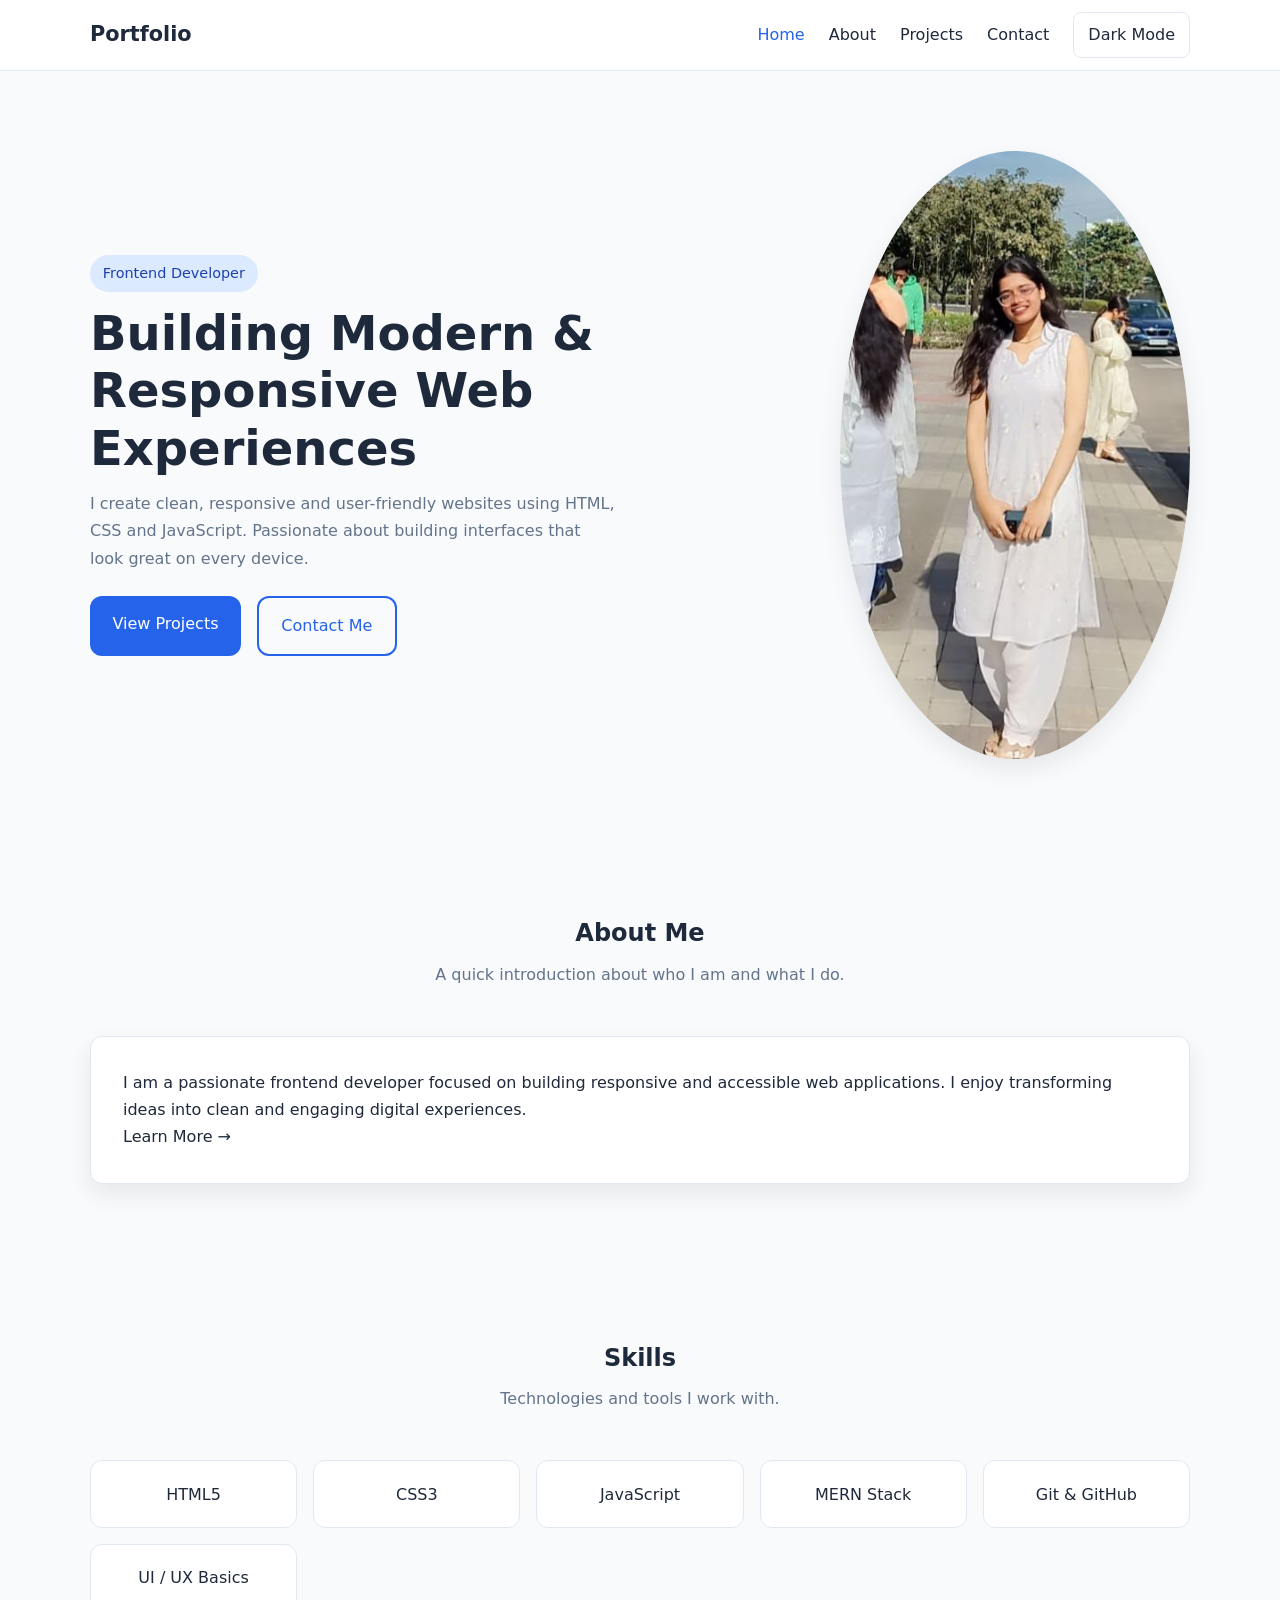
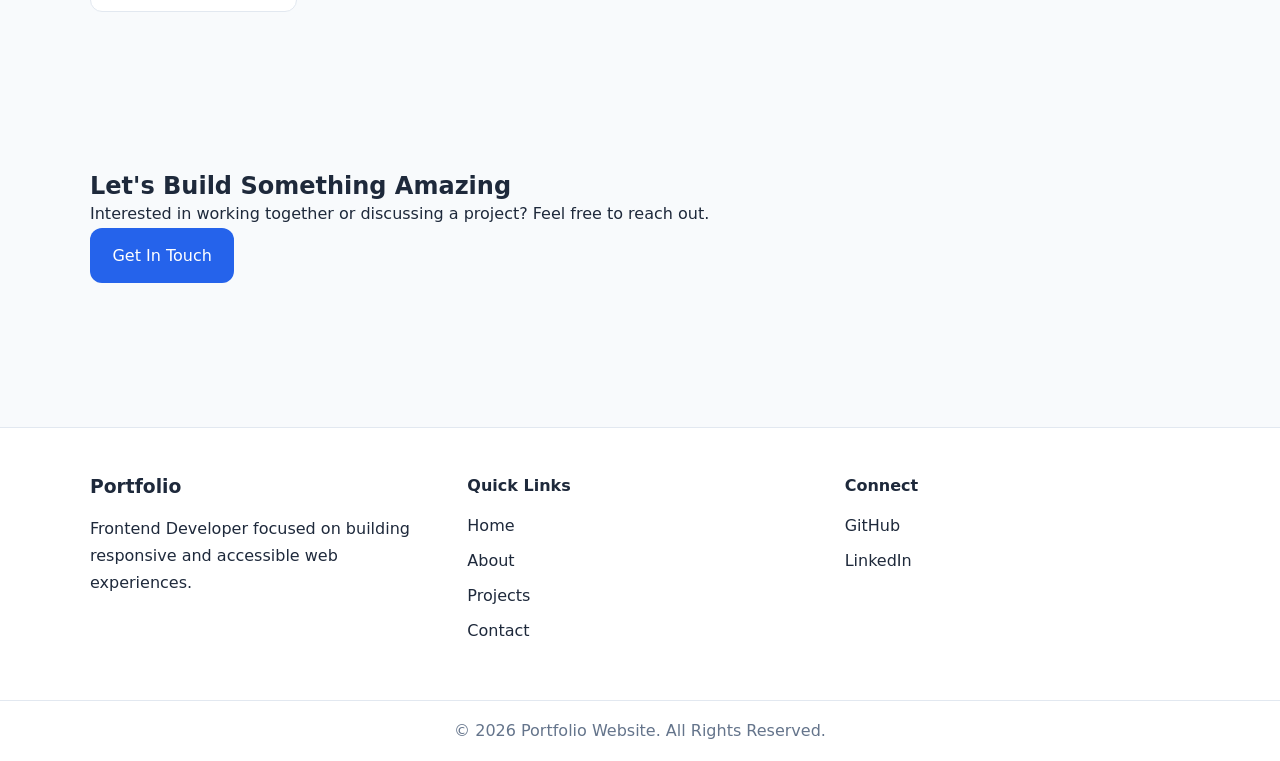
<file: index.html>
<!DOCTYPE html>
<html lang="en">
<head>
    <meta charset="UTF-8" />
    <meta name="viewport" content="width=device-width, initial-scale=1.0" />
    <meta
        name="description"
        content="Professional Frontend Developer Portfolio Website"
    />

    <title>Portfolio | Frontend Developer</title>

    <link rel="stylesheet" href="style.css" />
    <script src="script.js" defer></script>
</head>

<body>

    <header class="header">
        <div class="container">
            <nav class="navbar">

                <a href="index.html" class="logo">
                    Portfolio
                </a>

                <button
                    class="menu-toggle"
                    id="menuToggle"
                    aria-label="Open Navigation Menu"
                >
                    ☰
                </button>

                <ul class="nav-links" id="navLinks">
                    <li><a href="index.html" class="active">Home</a></li>
                    <li><a href="about.html">About</a></li>
                    <li><a href="projects.html">Projects</a></li>
                    <li><a href="contact.html">Contact</a></li>

                    <li>
                        <button
                            id="themeToggle"
                            class="theme-btn"
                            aria-label="Toggle Theme">
                            Dark Mode
                        </button>
                    </li>
                </ul>

            </nav>
        </div>
    </header>

    <main>

        <section class="hero reveal">
            <div class="container hero-content">

                <div class="hero-text">

                    <span class="tag">
                        Frontend Developer
                    </span>

                    <h1>
                        Building Modern &
                        Responsive Web Experiences
                    </h1>

                    <p>
                        I create clean, responsive and user-friendly
                        websites using HTML, CSS and JavaScript.
                        Passionate about building interfaces that
                        look great on every device.
                    </p>

                    <div class="hero-buttons">
                        <a href="projects.html" class="btn">
                            View Projects
                        </a>

                        <a href="contact.html" class="btn btn-outline">
                            Contact Me
                        </a>
                    </div>

                </div>

                <div class="hero-image">

                    <img
                        src="Image.jpeg"
                        alt="Developer Profile"
                    />

                </div>

            </div>
        </section>

        <section class="about-preview reveal">
            <div class="container">

                <div class="section-heading">
                    <h2>About Me</h2>
                    <p>
                        A quick introduction about who I am
                        and what I do.
                    </p>
                </div>

                <article class="about-card">

                    <p>
                        I am a passionate frontend developer focused
                        on building responsive and accessible web
                        applications. I enjoy transforming ideas
                        into clean and engaging digital experiences.
                    </p>

                    <a href="about.html" class="text-link">
                        Learn More →
                    </a>

                </article>

            </div>
        </section>

        <section class="skills reveal">
            <div class="container">

                <div class="section-heading">
                    <h2>Skills</h2>
                    <p>
                        Technologies and tools I work with.
                    </p>
                </div>

                <div class="skills-grid">

                    <div class="skill-card">
                        HTML5
                    </div>

                    <div class="skill-card">
                        CSS3
                    </div>

                    <div class="skill-card">
                        JavaScript
                    </div>

                    <div class="skill-card">
                        MERN Stack
                    </div>

                    <div class="skill-card">
                        Git & GitHub
                    </div>

                    <div class="skill-card">
                        UI / UX Basics
                    </div>

                </div>

            </div>
        </section>

        <section class="cta reveal">
            <div class="container">

                <h2>
                    Let's Build Something Amazing
                </h2>

                <p>
                    Interested in working together or discussing
                    a project? Feel free to reach out.
                </p>

                <a href="contact.html" class="btn">
                    Get In Touch
                </a>

            </div>
        </section>

    </main>

    <footer class="footer">

        <div class="container footer-content">

            <div>
                <h3>Portfolio</h3>

                <p>
                    Frontend Developer focused on building
                    responsive and accessible web experiences.
                </p>
            </div>

            <div>

                <h4>Quick Links</h4>

                <ul>
                    <li><a href="index.html">Home</a></li>
                    <li><a href="about.html">About</a></li>
                    <li><a href="projects.html">Projects</a></li>
                    <li><a href="contact.html">Contact</a></li>
                </ul>

            </div>

            <div>

                <h4>Connect</h4>

                <ul>
                    <li><a href="https://github.com/ghratachirathore">GitHub</a></li>
                    <li><a href="https://www.linkedin.com/in/ghratachi-rathore-a23127298/">LinkedIn</a></li>
                </ul>

            </div>

        </div>

        <div class="copyright">
            <p>
                © 2026 Portfolio Website. All Rights Reserved.
            </p>
        </div>

    </footer>

</body>
</html>
</file>
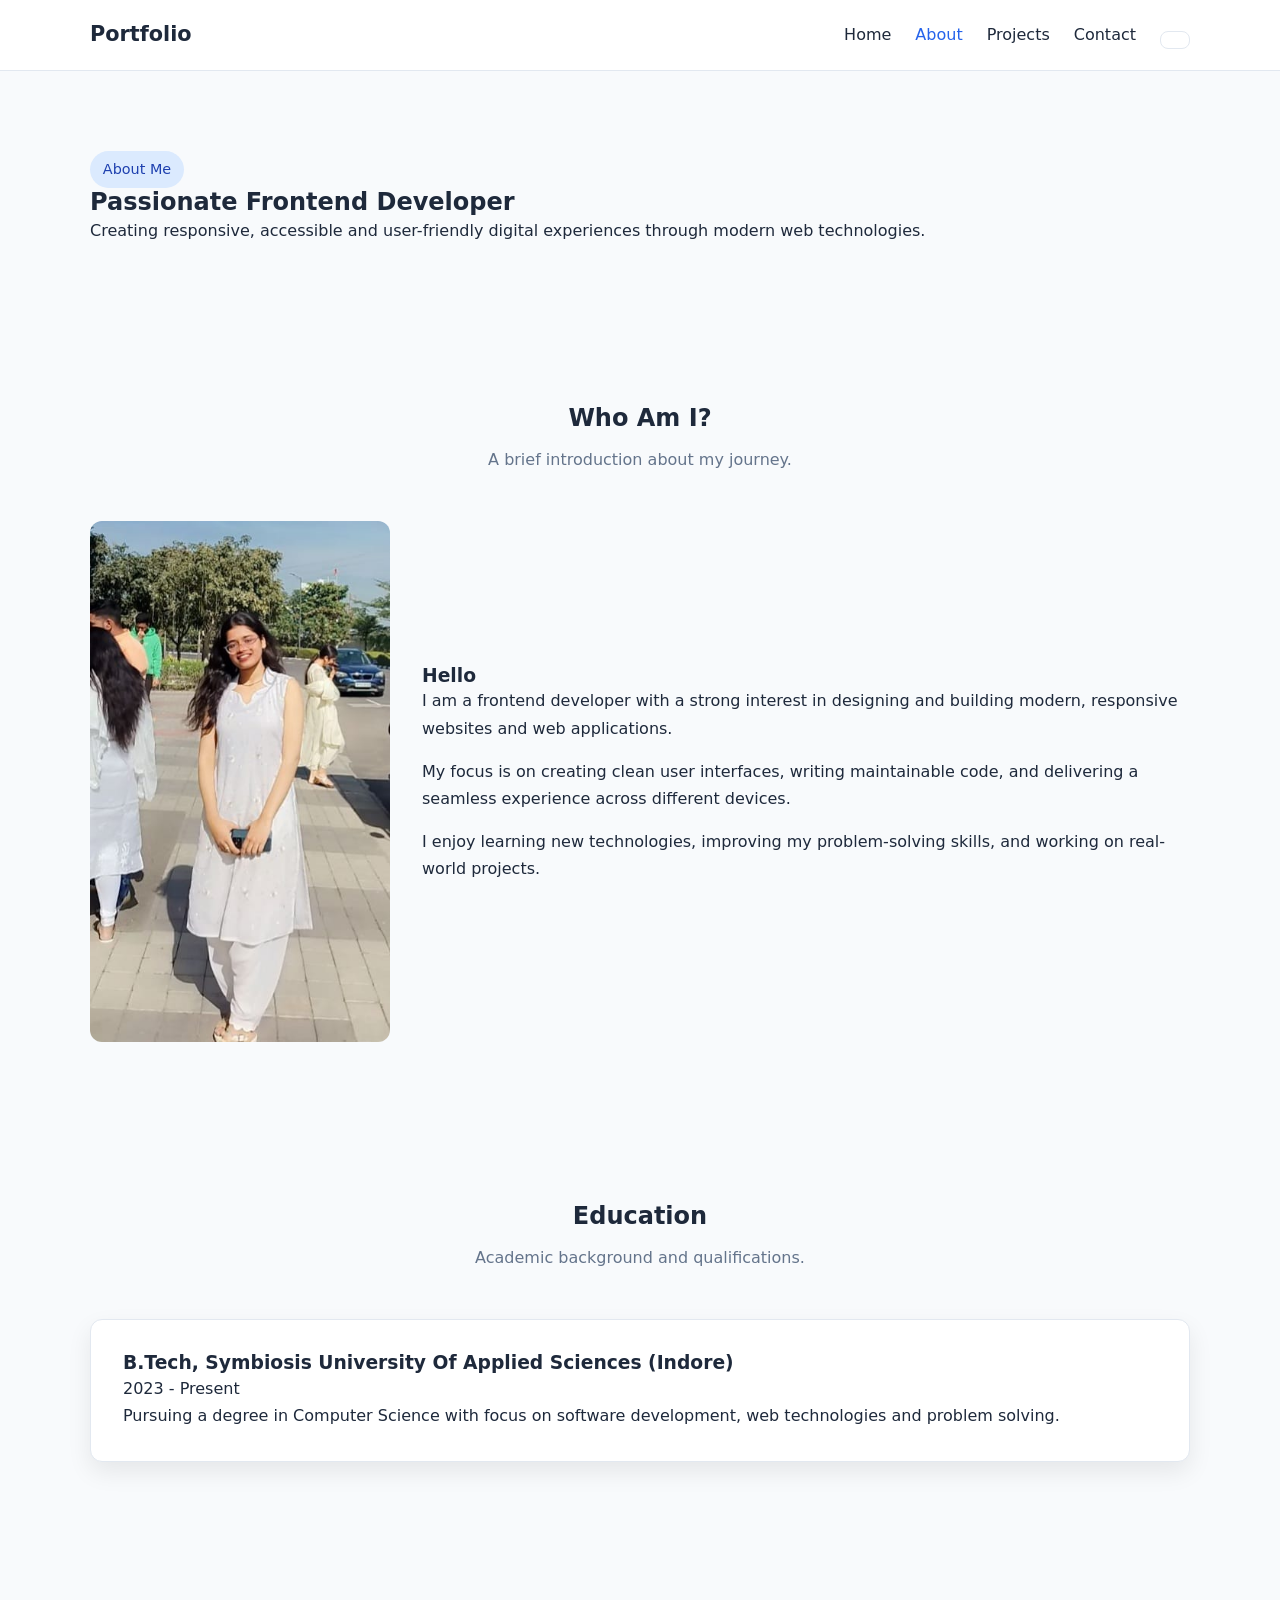
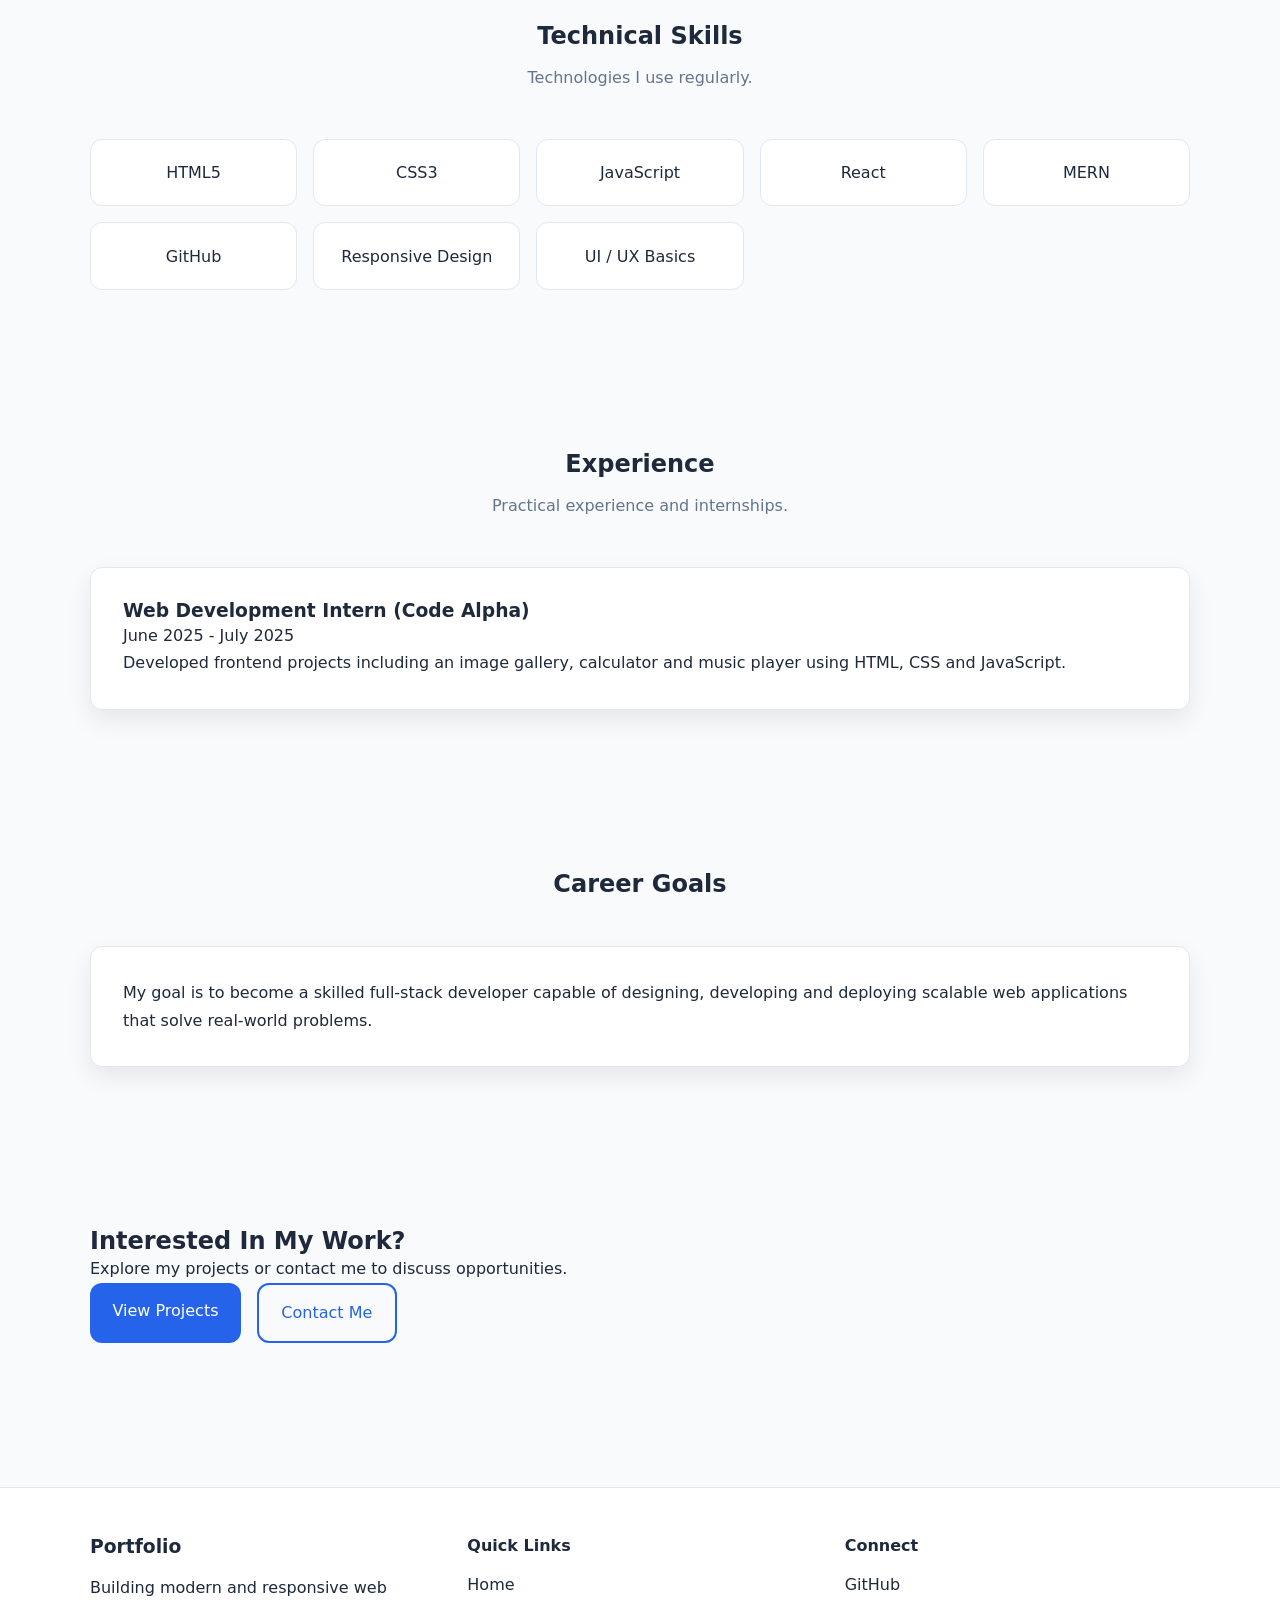
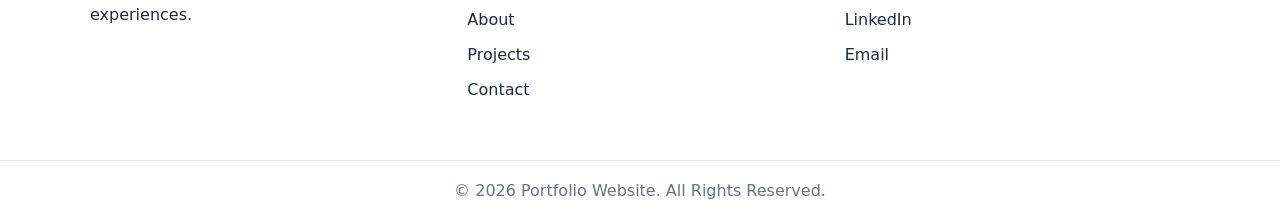
<file: about.html>
<!DOCTYPE html>
<html lang="en">

<head>
    <meta charset="UTF-8">
    <meta name="viewport" content="width=device-width, initial-scale=1.0">

    <title>About | Portfolio</title>

    <link rel="stylesheet" href="style.css">
    <script src="script.js" defer></script>
</head>

<body>

    <header class="header">
        <div class="container">

            <nav class="navbar">

                <a href="index.html" class="logo">
                    Portfolio
                </a>

                <button
                    class="menu-toggle"
                    id="menuToggle"
                    aria-label="Open Navigation Menu">
                    ☰
                </button>

                <ul class="nav-links" id="navLinks">
                    <li><a href="index.html">Home</a></li>
                    <li><a href="about.html" class="active">About</a></li>
                    <li><a href="projects.html">Projects</a></li>
                    <li><a href="contact.html">Contact</a></li>

                    <li>
                        <button
                            id="themeToggle"
                            class="theme-btn"
                            aria-label="Toggle Theme">
                        </button>
                    </li>
                </ul>

            </nav>

        </div>
    </header>

    <main>

        <section class="page-hero reveal">
            <div class="container">

                <span class="tag">
                    About Me
                </span>

                <h1>
                    Passionate Frontend Developer
                </h1>

                <p>
                    Creating responsive, accessible and
                    user-friendly digital experiences
                    through modern web technologies.
                </p>

            </div>
        </section>

        <section class="about-section reveal">

            <div class="container">

                <div class="section-heading">
                    <h2>Who Am I?</h2>
                    <p>
                        A brief introduction about my journey.
                    </p>
                </div>

                <div class="about-grid">

                    <div class="about-image">

                        <img
                            src="Image.jpeg"
                            alt="Profile Photo">

                    </div>

                    <article class="about-content">

                        <h3>Hello </h3>

                        <p>
                            I am a frontend developer with a strong
                            interest in designing and building modern,
                            responsive websites and web applications.
                        </p>

                        <p>
                            My focus is on creating clean user
                            interfaces, writing maintainable code,
                            and delivering a seamless experience
                            across different devices.
                        </p>

                        <p>
                            I enjoy learning new technologies,
                            improving my problem-solving skills,
                            and working on real-world projects.
                        </p>

                    </article>

                </div>

            </div>

        </section>

        <section class="education reveal">

            <div class="container">

                <div class="section-heading">
                    <h2>Education</h2>
                    <p>
                        Academic background and qualifications.
                    </p>
                </div>

                <div class="timeline-card">

                    <h3>
                        B.Tech, Symbiosis University Of Applied Sciences (Indore)
                    </h3>

                    <span class="timeline-date">
                        2023 - Present
                    </span>

                    <p>
                        Pursuing a degree in Computer Science
                        with focus on software development,
                        web technologies and problem solving.
                    </p>

                </div>

            </div>

        </section>

        <section class="skills reveal">

            <div class="container">

                <div class="section-heading">
                    <h2>Technical Skills</h2>
                    <p>
                        Technologies I use regularly.
                    </p>
                </div>

                <div class="skills-grid">

                    <div class="skill-card">HTML5</div>
                    <div class="skill-card">CSS3</div>
                    <div class="skill-card">JavaScript</div>
                    <div class="skill-card">React</div>
                    <div class="skill-card">MERN</div>
                    <div class="skill-card">GitHub</div>
                    <div class="skill-card">Responsive Design</div>
                    <div class="skill-card">UI / UX Basics</div>

                </div>

            </div>

        </section>

        <section class="experience reveal">

            <div class="container">

                <div class="section-heading">
                    <h2>Experience</h2>
                    <p>
                        Practical experience and internships.
                    </p>
                </div>

                <div class="experience-grid">

                    <article class="card">

                        <h3>
                            Web Development Intern (Code Alpha)
                        </h3>

                        <span class="timeline-date">
                            June 2025 - July 2025
                        </span>

                        <p>
                            Developed frontend projects
                            including an image gallery,
                            calculator and music player
                            using HTML, CSS and JavaScript.
                        </p>

                    </article>

                </div>

            </div>

        </section>

        <section class="goals reveal">

            <div class="container">

                <div class="section-heading">
                    <h2>Career Goals</h2>
                </div>

                <div class="card">

                    <p>
                        My goal is to become a skilled
                        full-stack developer capable of
                        designing, developing and deploying
                        scalable web applications that solve
                        real-world problems.
                    </p>

                </div>

            </div>

        </section>

        <section class="cta reveal">

            <div class="container">

                <h2>
                    Interested In My Work?
                </h2>

                <p>
                    Explore my projects or contact me
                    to discuss opportunities.
                </p>

                <div class="hero-buttons">

                    <a href="projects.html" class="btn">
                        View Projects
                    </a>

                    <a href="contact.html" class="btn btn-outline">
                        Contact Me
                    </a>

                </div>

            </div>

        </section>

    </main>

    <footer class="footer">

        <div class="container footer-content">

            <div>

                <h3>Portfolio</h3>

                <p>
                    Building modern and responsive
                    web experiences.
                </p>

            </div>

            <div>

                <h4>Quick Links</h4>

                <ul>
                    <li><a href="index.html">Home</a></li>
                    <li><a href="about.html">About</a></li>
                    <li><a href="projects.html">Projects</a></li>
                    <li><a href="contact.html">Contact</a></li>
                </ul>

            </div>

            <div>

                <h4>Connect</h4>

                <ul>
                    <li><a href="#">GitHub</a></li>
                    <li><a href="#">LinkedIn</a></li>
                    <li><a href="#">Email</a></li>
                </ul>

            </div>

        </div>

        <div class="copyright">
            <p>
                © 2026 Portfolio Website. All Rights Reserved.
            </p>
        </div>

    </footer>

</body>
</html>
</file>
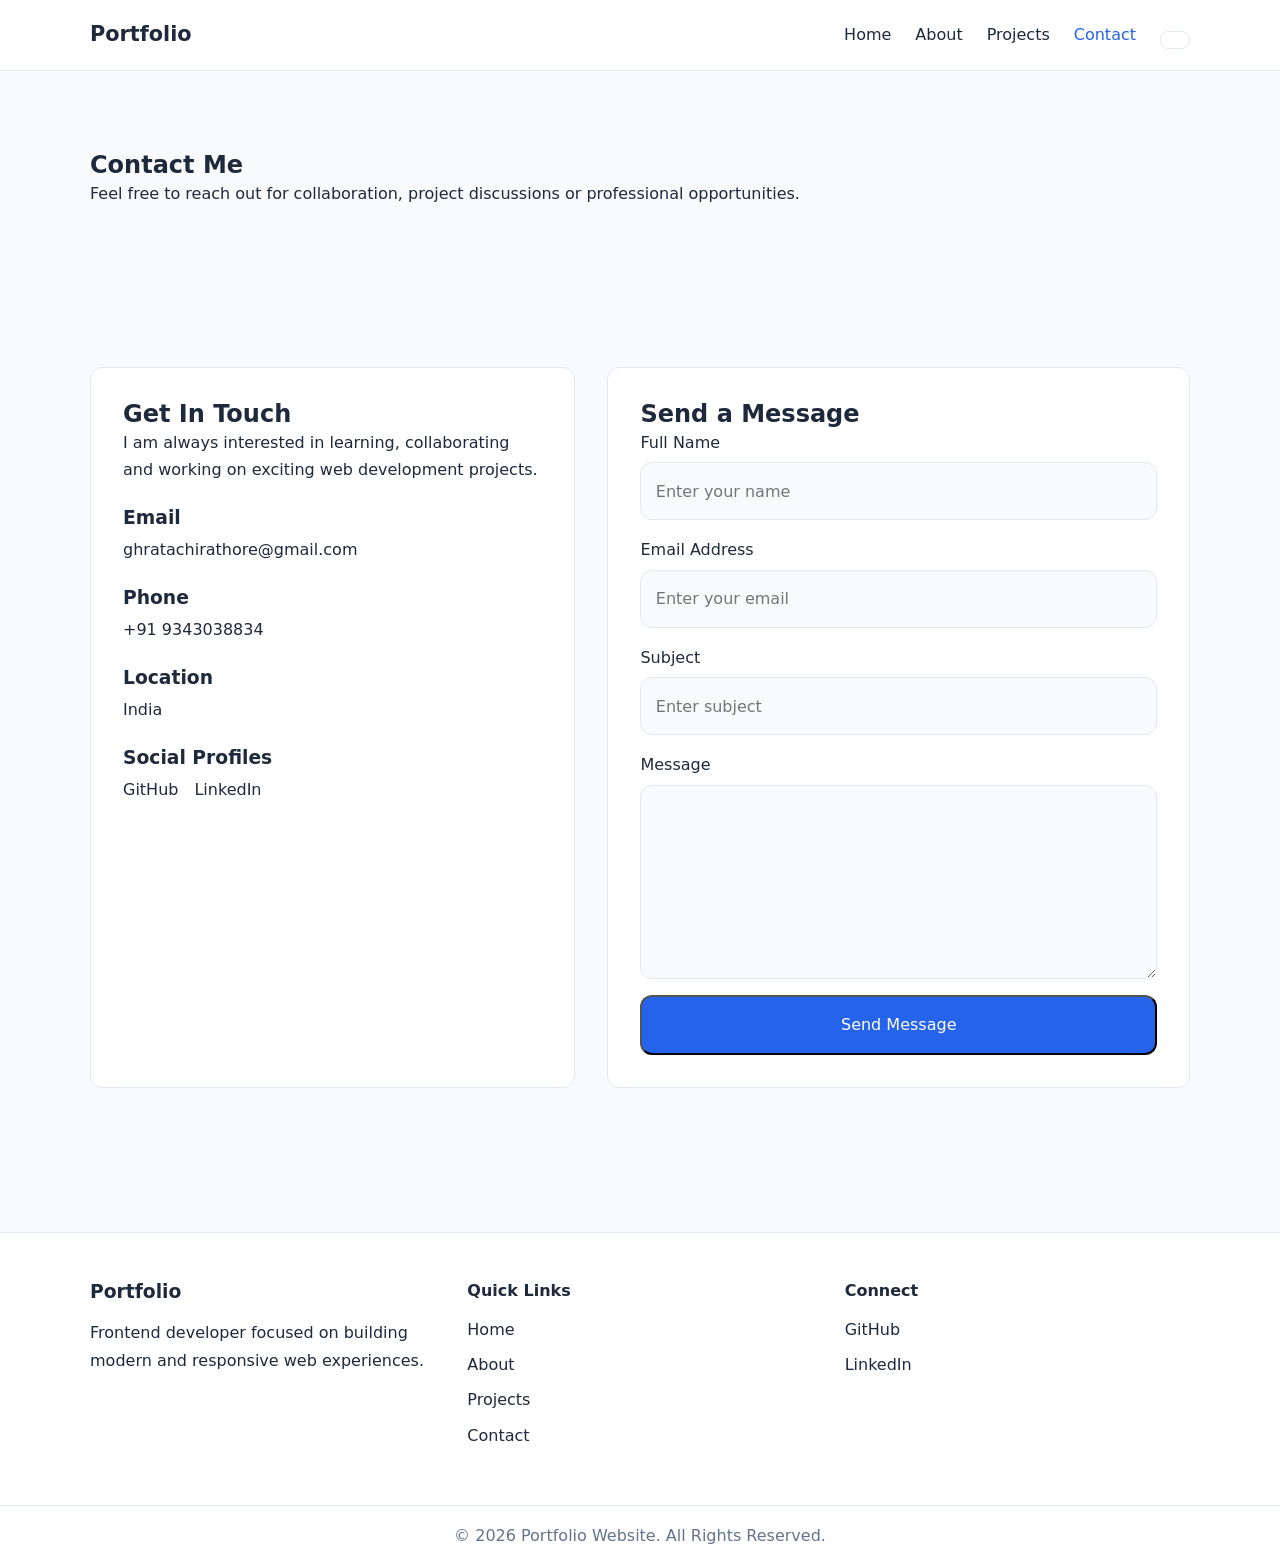
<file: contact.html>
<!DOCTYPE html>
<html lang="en">

<head>
    <meta charset="UTF-8">
    <meta name="viewport" content="width=device-width, initial-scale=1.0">
    <title>Contact | Portfolio</title>

    <link rel="stylesheet" href="style.css">
    <script src="script.js" defer></script>
</head>

<body>

    <header class="header">

        <div class="container">

            <nav class="navbar">

                <a href="index.html" class="logo">
                    Portfolio
                </a>

                <button
                    class="menu-toggle"
                    id="menuToggle"
                    aria-label="Open Navigation Menu">
                    ☰
                </button>

                <ul class="nav-links" id="navLinks">

                    <li>
                        <a href="index.html">
                            Home
                        </a>
                    </li>

                    <li>
                        <a href="about.html">
                            About
                        </a>
                    </li>

                    <li>
                        <a href="projects.html">
                            Projects
                        </a>
                    </li>

                    <li>
                        <a href="contact.html" class="active">
                            Contact
                        </a>
                    </li>

                    <li>
                        <button
                            id="themeToggle"
                            class="theme-btn"
                            aria-label="Toggle Theme">
                        </button>
                    </li>

                </ul>

            </nav>

        </div>

    </header>


    <main>


        <section class="page-header">

            <div class="container">

                <h1>
                    Contact Me
                </h1>

                <p>
                    Feel free to reach out for collaboration,
                    project discussions or professional opportunities.
                </p>

            </div>

        </section>

        <section class="contact-section">

            <div class="container">

                <div class="contact-grid">

                    <article class="contact-info">

                        <h2>
                            Get In Touch
                        </h2>

                        <p>
                            I am always interested in learning,
                            collaborating and working on exciting
                            web development projects.
                        </p>

                        <div class="contact-item">

                            <h3>Email</h3>

                            <a href="ghratachirathore@gmail.com">
                                ghratachirathore@gmail.com
                            </a>

                        </div>

                        <div class="contact-item">

                            <h3>Phone</h3>

                            <a href="tel:+919343038834">
                                +91 9343038834
                            </a>

                        </div>

                        <div class="contact-item">

                            <h3>Location</h3>

                            <p>
                                India
                            </p>

                        </div>

                        <div class="contact-item">

                            <h3>Social Profiles</h3>

                            <div class="social-links">

                                <a
                                    href="#"
                                    target="_blank">
                                    GitHub
                                </a>

                                <a
                                    href="#"
                                    target="_blank">
                                    LinkedIn
                                </a>

                            </div>

                        </div>

                    </article>

                    <!-- CONTACT FORM -->

                    <article class="contact-form-container">

                        <h2>
                            Send a Message
                        </h2>

                        <form
                            class="contact-form"
                            action="#"
                            method="post">

                            <div class="form-group">

                                <label for="name">
                                    Full Name
                                </label>

                                <input
                                    type="text"
                                    id="name"
                                    name="name"
                                    placeholder="Enter your name"
                                    required>

                            </div>

                            <div class="form-group">

                                <label for="email">
                                    Email Address
                                </label>

                                <input
                                    type="email"
                                    id="email"
                                    name="email"
                                    placeholder="Enter your email"
                                    required>

                            </div>

                            <div class="form-group">

                                <label for="subject">
                                    Subject
                                </label>

                                <input
                                    type="text"
                                    id="subject"
                                    name="subject"
                                    placeholder="Enter subject"
                                    required>

                            </div>

                            <div class="form-group">

                                <label for="message">
                                    Message
                                </label>

                                <textarea
                                    id="message"
                                    name="message"
                                    rows="6"
                                    placeholder="Write your message"
                                    required>
                                </textarea>

                            </div>

                            <button
                                type="submit"
                                class="btn">
                                Send Message
                            </button>

                        </form>

                    </article>

                </div>

            </div>

        </section>

    </main>

    <footer class="footer">

        <div class="container footer-content">

            <div>

                <h3>
                    Portfolio
                </h3>

                <p>
                    Frontend developer focused on building
                    modern and responsive web experiences.
                </p>

            </div>

            <div>

                <h4>
                    Quick Links
                </h4>

                <ul>

                    <li>
                        <a href="index.html">
                            Home
                        </a>
                    </li>

                    <li>
                        <a href="about.html">
                            About
                        </a>
                    </li>

                    <li>
                        <a href="projects.html">
                            Projects
                        </a>
                    </li>

                    <li>
                        <a href="contact.html">
                            Contact
                        </a>
                    </li>

                </ul>

            </div>

            <div>

                <h4>
                    Connect
                </h4>

                <ul>

                    <li>
                        <a href="https://github.com/ghratachirathore">
                            GitHub
                        </a>
                    </li>

                    <li>
                        <a href="https://www.linkedin.com/in/ghratachi-rathore-a23127298/">
                            LinkedIn
                        </a>
                    </li>


                </ul>

            </div>

        </div>

        <div class="copyright">

            <p>
                © 2026 Portfolio Website. All Rights Reserved.
            </p>

        </div>

    </footer>

</body>
</html>
</file>
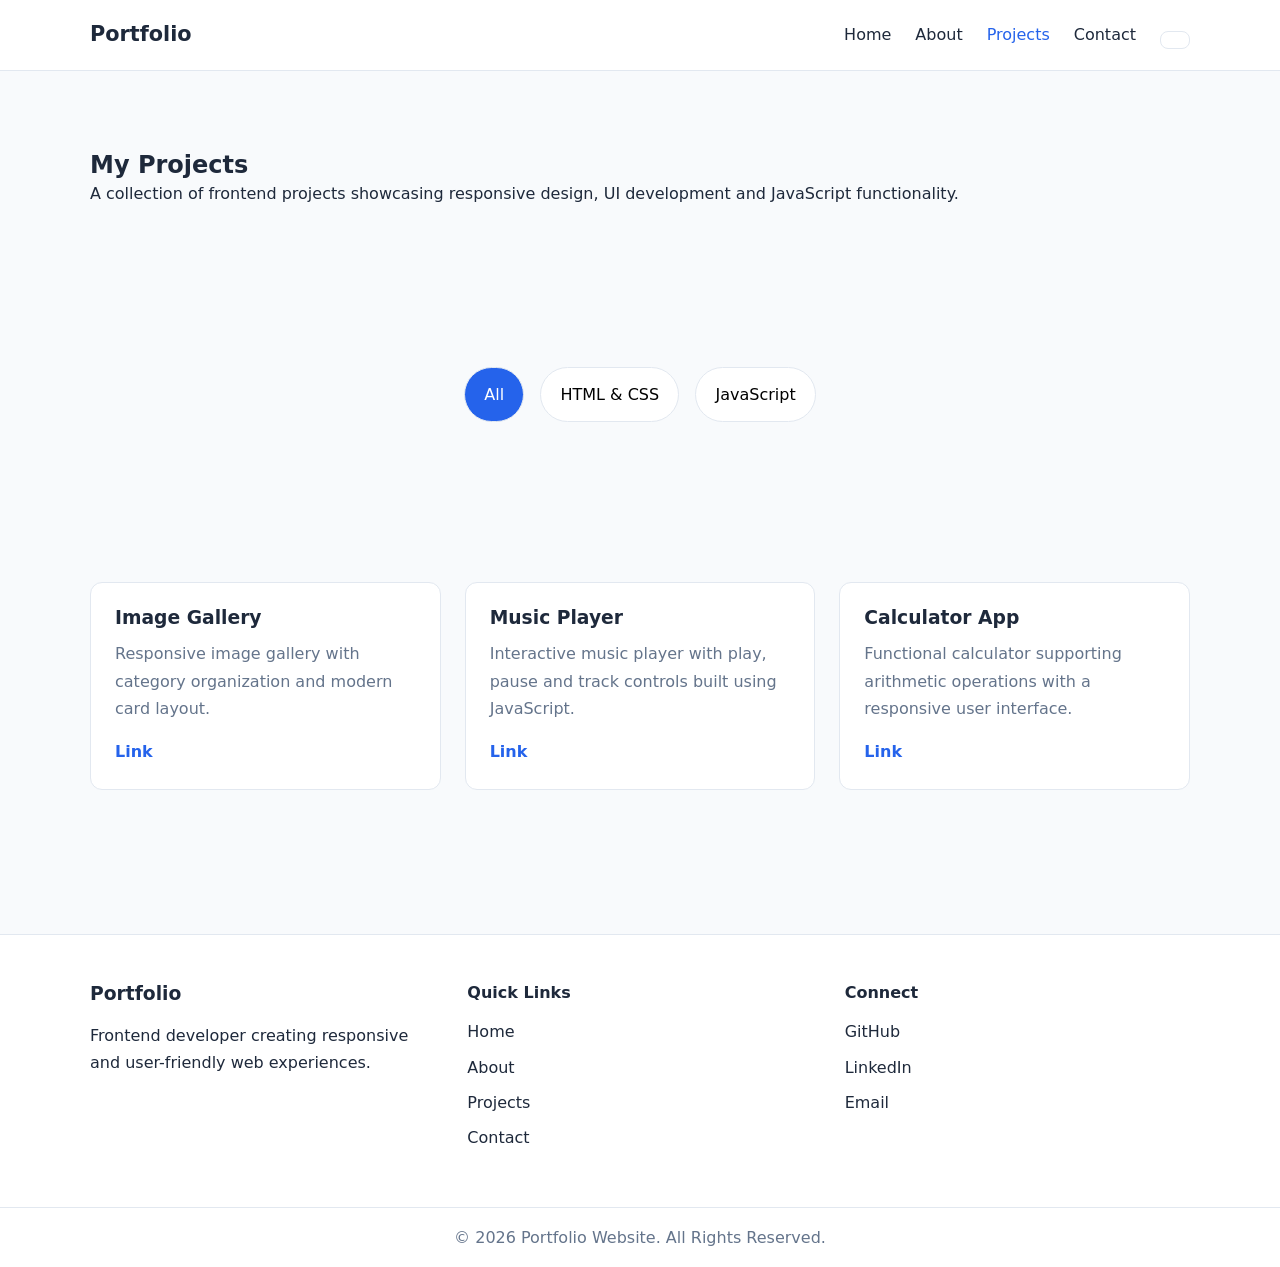
<file: projects.html>
<!DOCTYPE html>
<html lang="en">

<head>
    <meta charset="UTF-8">
    <meta name="viewport" content="width=device-width, initial-scale=1.0">
    <title>Projects | Portfolio</title>

    <link rel="stylesheet" href="style.css">
    <script src="script.js" defer></script>
</head>

<body>

    <header class="header">

        <div class="container">

            <nav class="navbar">

                <a href="index.html" class="logo">
                    Portfolio
                </a>

                <button
                    class="menu-toggle"
                    id="menuToggle"
                    aria-label="Open Navigation Menu">
                    ☰
                </button>

                <ul class="nav-links" id="navLinks">

                    <li>
                        <a href="index.html">
                            Home
                        </a>
                    </li>

                    <li>
                        <a href="about.html">
                            About
                        </a>
                    </li>

                    <li>
                        <a href="projects.html" class="active">
                            Projects
                        </a>
                    </li>

                    <li>
                        <a href="contact.html">
                            Contact
                        </a>
                    </li>

                    <li>
                        <button
                            id="themeToggle"
                            class="theme-btn"
                            aria-label="Toggle Theme">
                        </button>
                    </li>

                </ul>

            </nav>

        </div>

    </header>

    <main>

        <section class="page-header">

            <div class="container">

                <h1>
                    My Projects
                </h1>

                <p>
                    A collection of frontend projects showcasing
                    responsive design, UI development and
                    JavaScript functionality.
                </p>

            </div>

        </section>

        <section class="project-filter">

            <div class="container">

                <div class="filter-buttons">

                    <button
                        class="filter-btn active-filter"
                        data-filter="all">
                        All
                    </button>

                    <button
                        class="filter-btn"
                        data-filter="html-css">
                        HTML & CSS
                    </button>

                    <button
                        class="filter-btn"
                        data-filter="javascript">
                        JavaScript
                    </button>

                </div>

            </div>

        </section>

        <section class="projects">

            <div class="container">

                <div class="projects-grid">

                    <article
                        class="project-card"
                        data-category="html-css">

                        <div class="project-content">

                            <h3>
                                Image Gallery
                            </h3>

                            <p>
                                Responsive image gallery with
                                category organization and
                                modern card layout.
                            </p>

                            <div class="project-links">

                                <a href="#https://github.com/ghratachirathore/CodeAlpha_Task1">
                                    Link
                                </a>

                            </div>

                        </div>

                    </article>

                    <article
                        class="project-card"
                        data-category="javascript">

                        <div class="project-content">

                            <h3>
                                Music Player
                            </h3>

                            <p>
                                Interactive music player with
                                play, pause and track controls
                                built using JavaScript.
                            </p>

                            <div class="project-links">

                                <a href="https://github.com/ghratachirathore/CodeAlpha_Task2">
                                    Link
                                </a>

                            </div>

                        </div>

                    </article>

                    <article
                        class="project-card"
                        data-category="javascript">

                        <div class="project-content">

                            <h3>
                                Calculator App
                            </h3>

                            <p>
                                Functional calculator supporting
                                arithmetic operations with a
                                responsive user interface.
                            </p>

                            <div class="project-links">

                                <a href="https://github.com/ghratachirathore/CodeAlpha_Task3">
                                    Link
                                </a>

                            </div>

                        </div>

                    </article>


                </div>

            </div>

        </section>

    </main>

    <footer class="footer">

        <div class="container footer-content">

            <div>

                <h3>
                    Portfolio
                </h3>

                <p>
                    Frontend developer creating responsive
                    and user-friendly web experiences.
                </p>

            </div>

            <div>

                <h4>
                    Quick Links
                </h4>

                <ul>

                    <li>
                        <a href="index.html">
                            Home
                        </a>
                    </li>

                    <li>
                        <a href="about.html">
                            About
                        </a>
                    </li>

                    <li>
                        <a href="projects.html">
                            Projects
                        </a>
                    </li>

                    <li>
                        <a href="contact.html">
                            Contact
                        </a>
                    </li>

                </ul>

            </div>

            <div>

                <h4>
                    Connect
                </h4>

                <ul>

                    <li>
                        <a href="#">
                            GitHub
                        </a>
                    </li>

                    <li>
                        <a href="#">
                            LinkedIn
                        </a>
                    </li>

                    <li>
                        <a href="#">
                            Email
                        </a>
                    </li>

                </ul>

            </div>

        </div>

        <div class="copyright">

            <p>
                © 2026 Portfolio Website. All Rights Reserved.
            </p>

        </div>

    </footer>

</body>
</html>
</file>
<file: style.css>
*{
    margin:0;
    padding:0;
    box-sizing:border-box;
}

html{
    scroll-behavior:smooth;
}

img{
    width:100%;
    display:block;
}

a{
    text-decoration:none;
    color:inherit;
}

ul{
    list-style:none;
}

button,
input,
textarea{
    font:inherit;
}

:root{

    --primary:#2563eb;
    --primary-dark:#1d4ed8;

    --bg:#f8fafc;
    --surface:#ffffff;

    --text:#1e293b;
    --text-light:#64748b;

    --border:#e2e8f0;

    --shadow:
    0 10px 25px rgba(0,0,0,.08);

    --radius:12px;

    --transition:.3s ease;
}

body.dark{

    --bg:#0f172a;
    --surface:#1e293b;

    --text:#f8fafc;
    --text-light:#cbd5e1;

    --border:#334155;
}


body{
    background:var(--bg);
    color:var(--text);
    font-family:
    system-ui,
    -apple-system,
    BlinkMacSystemFont,
    sans-serif;

    line-height:1.7;
}

.container{
    width:min(1100px,90%);
    margin:auto;
}

section{
    padding:5rem 0;
}

h1,h2,h3,h4{
    line-height:1.2;
}

.section-heading{
    text-align:center;
    margin-bottom:3rem;
}

.section-heading h2{
    margin-bottom:.8rem;
}

.section-heading p{
    color:var(--text-light);
}

.header{
    background:var(--surface);
    border-bottom:1px solid var(--border);
    position:sticky;
    top:0;
    z-index:100;
}

.navbar{

    min-height:70px;

    display:flex;
    align-items:center;
    justify-content:space-between;
}

.logo{
    font-size:1.3rem;
    font-weight:700;
}

.nav-links{
    display:flex;
    align-items:center;
    gap:1.5rem;
}

.nav-links a{
    transition:var(--transition);
}

.nav-links a:hover,
.nav-links .active{
    color:var(--primary);
}

.menu-toggle{
    display:none;
    background:none;
    border:none;
    font-size:1.5rem;
    cursor:pointer;
}

.theme-btn{
    background:none;
    border:1px solid var(--border);
    padding:8px 14px;
    border-radius:8px;
    cursor:pointer;
    color:var(--text);
    transition:var(--transition);
}

.theme-btn:hover{
    background:var(--primary);
    color:#fff;
}

.hero{
    min-height:80vh;
    display:flex;
    align-items:center;
}

.hero-content{

    display:grid;
    grid-template-columns:
    repeat(2,1fr);

    gap:3rem;
    align-items:center;
}

.hero-text h1{

    font-size:3rem;
    margin:.8rem 0;
}

.hero-text p{
    color:var(--text-light);
    margin-bottom:1.5rem;
}

.hero-image img{
    border-radius:50%;
    max-width:350px;
    margin-left:auto;
    box-shadow:var(--shadow);
}

.tag{

    display:inline-block;

    background:#dbeafe;
    color:#1e40af;

    padding:.4rem .8rem;
    border-radius:50px;
    font-size:.9rem;
}

.hero-buttons{
    display:flex;
    gap:1rem;
    flex-wrap:wrap;
}

.btn{

    display:inline-block;

    background:var(--primary);
    color:white;

    padding:.9rem 1.4rem;

    border-radius:var(--radius);

    transition:var(--transition);
}

.btn:hover{
    background:var(--primary-dark);
    transform:translateY(-2px);
}

.btn-outline{

    background:transparent;

    border:2px solid var(--primary);
    color:var(--primary);
}

.btn-outline:hover{
    color:white;
}

.about-grid{

    display:grid;
    grid-template-columns:
    300px 1fr;

    gap:2rem;
    align-items:center;
}

.about-image img{
    border-radius:var(--radius);
}

.about-content p{
    margin-bottom:1rem;
}

.skills-grid{

    display:grid;

    grid-template-columns:
    repeat(auto-fit,minmax(180px,1fr));

    gap:1rem;
}

.skill-card{

    background:var(--surface);

    padding:1.2rem;

    text-align:center;

    border-radius:var(--radius);

    border:1px solid var(--border);

    transition:var(--transition);
}

.skill-card:hover{

    transform:translateY(-5px);

    box-shadow:var(--shadow);
}

.projects-grid{

    display:grid;

    grid-template-columns:
    repeat(auto-fit,minmax(300px,1fr));

    gap:1.5rem;
}

.project-card{

    background:var(--surface);

    border-radius:var(--radius);

    overflow:hidden;

    border:1px solid var(--border);

    transition:var(--transition);
}

.project-card:hover{

    transform:translateY(-6px);

    box-shadow:var(--shadow);
}

.project-content{
    padding:1.5rem;
}

.project-content h3{
    margin-bottom:.7rem;
}

.project-content p{
    color:var(--text-light);
}

.project-links{

    display:flex;
    gap:1rem;

    margin-top:1rem;
}

.project-links a{
    color:var(--primary);
    font-weight:600;
}

.filter-buttons{

    display:flex;

    justify-content:center;

    gap:1rem;

    flex-wrap:wrap;
}

.filter-btn{

    border:none;

    background:var(--surface);

    padding:.8rem 1.2rem;

    border-radius:50px;

    cursor:pointer;

    border:1px solid var(--border);
}

.active-filter{
    background:var(--primary);
    color:white;
}

.contact-grid{

    display:grid;

    grid-template-columns:
    1fr 1.2fr;

    gap:2rem;
}

.contact-info,
.contact-form-container{

    background:var(--surface);

    padding:2rem;

    border-radius:var(--radius);

    border:1px solid var(--border);
}

.contact-item{
    margin-top:1.5rem;
}

.contact-item h3{
    margin-bottom:.4rem;
}

.social-links{

    display:flex;
    gap:1rem;
}

.contact-form{

    display:flex;
    flex-direction:column;
    gap:1rem;
}

.form-group{
    display:flex;
    flex-direction:column;
}

label{
    margin-bottom:.4rem;
}

input,
textarea{

    padding:.9rem;

    border:1px solid var(--border);

    border-radius:var(--radius);

    background:var(--bg);

    color:var(--text);
}

input:focus,
textarea:focus{

    outline:none;

    border-color:var(--primary);
}

.card,
.about-card,
.timeline-card{

    background:var(--surface);

    padding:2rem;

    border-radius:var(--radius);

    border:1px solid var(--border);

    box-shadow:var(--shadow);
}

.footer{

    background:var(--surface);

    border-top:1px solid var(--border);

    margin-top:4rem;
}

.footer-content{

    display:grid;

    grid-template-columns:
    repeat(auto-fit,minmax(220px,1fr));

    gap:2rem;

    padding:3rem 0;
}

.footer h4,
.footer h3{
    margin-bottom:1rem;
}

.footer ul li{
    margin-bottom:.5rem;
}

.footer a:hover{
    color:var(--primary);
}

.copyright{

    text-align:center;

    padding:1rem;

    border-top:1px solid var(--border);

    color:var(--text-light);
}

.reveal{

    opacity:0;

    transform:translateY(40px);

    transition:.6s ease;
}

.reveal.active{

    opacity:1;

    transform:translateY(0);
}

@media(max-width:768px){

    .menu-toggle{
        display:block;
    }

    .nav-links{

        display:none;

        position:absolute;

        top:70px;
        left:0;
        right:0;

        background:var(--surface);

        flex-direction:column;

        padding:1.5rem;
    }

    .nav-links.show{
        display:flex;
    }

    .hero-content,
    .about-grid,
    .contact-grid{

        grid-template-columns:1fr;
    }

    .hero{
        text-align:center;
    }

    .hero-image img{
        margin:auto;
    }

    .hero-text h1{
        font-size:2.2rem;
    }

    .hero-buttons{
        justify-content:center;
    }
}
</file>
